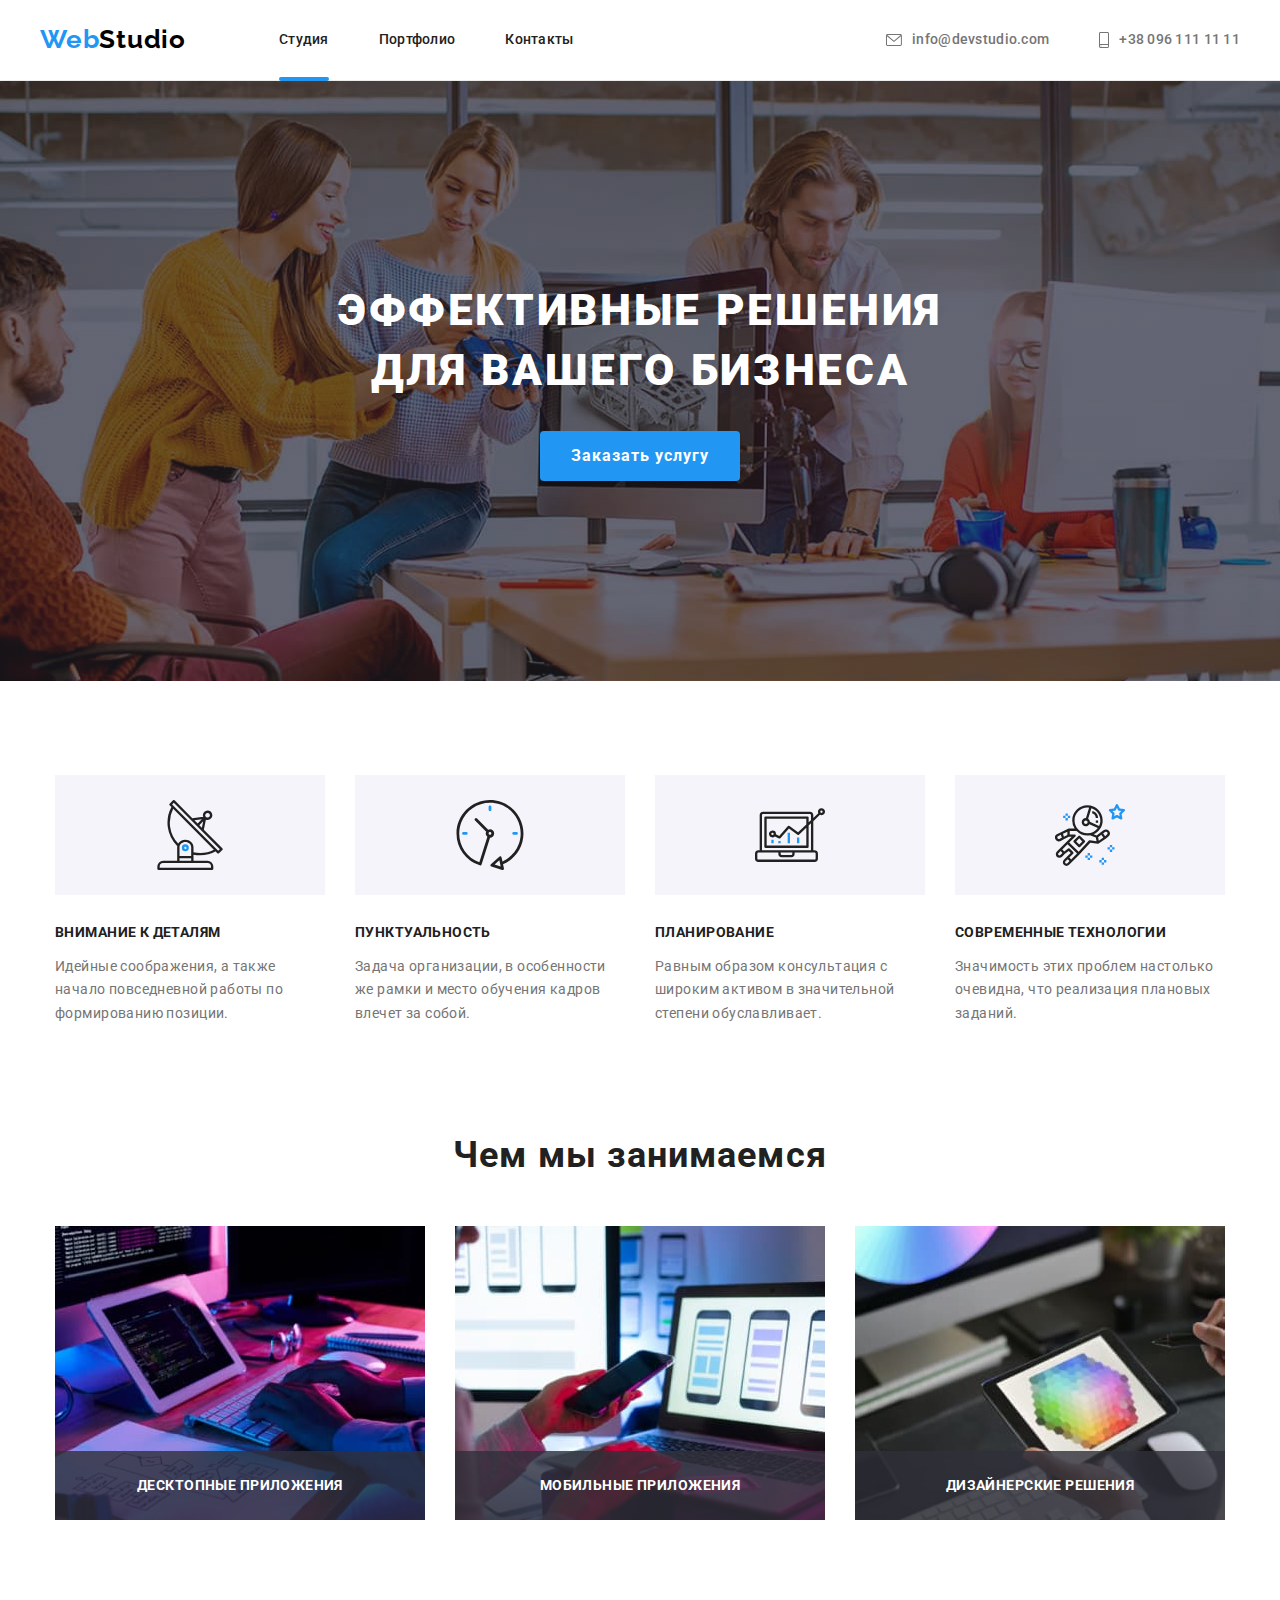
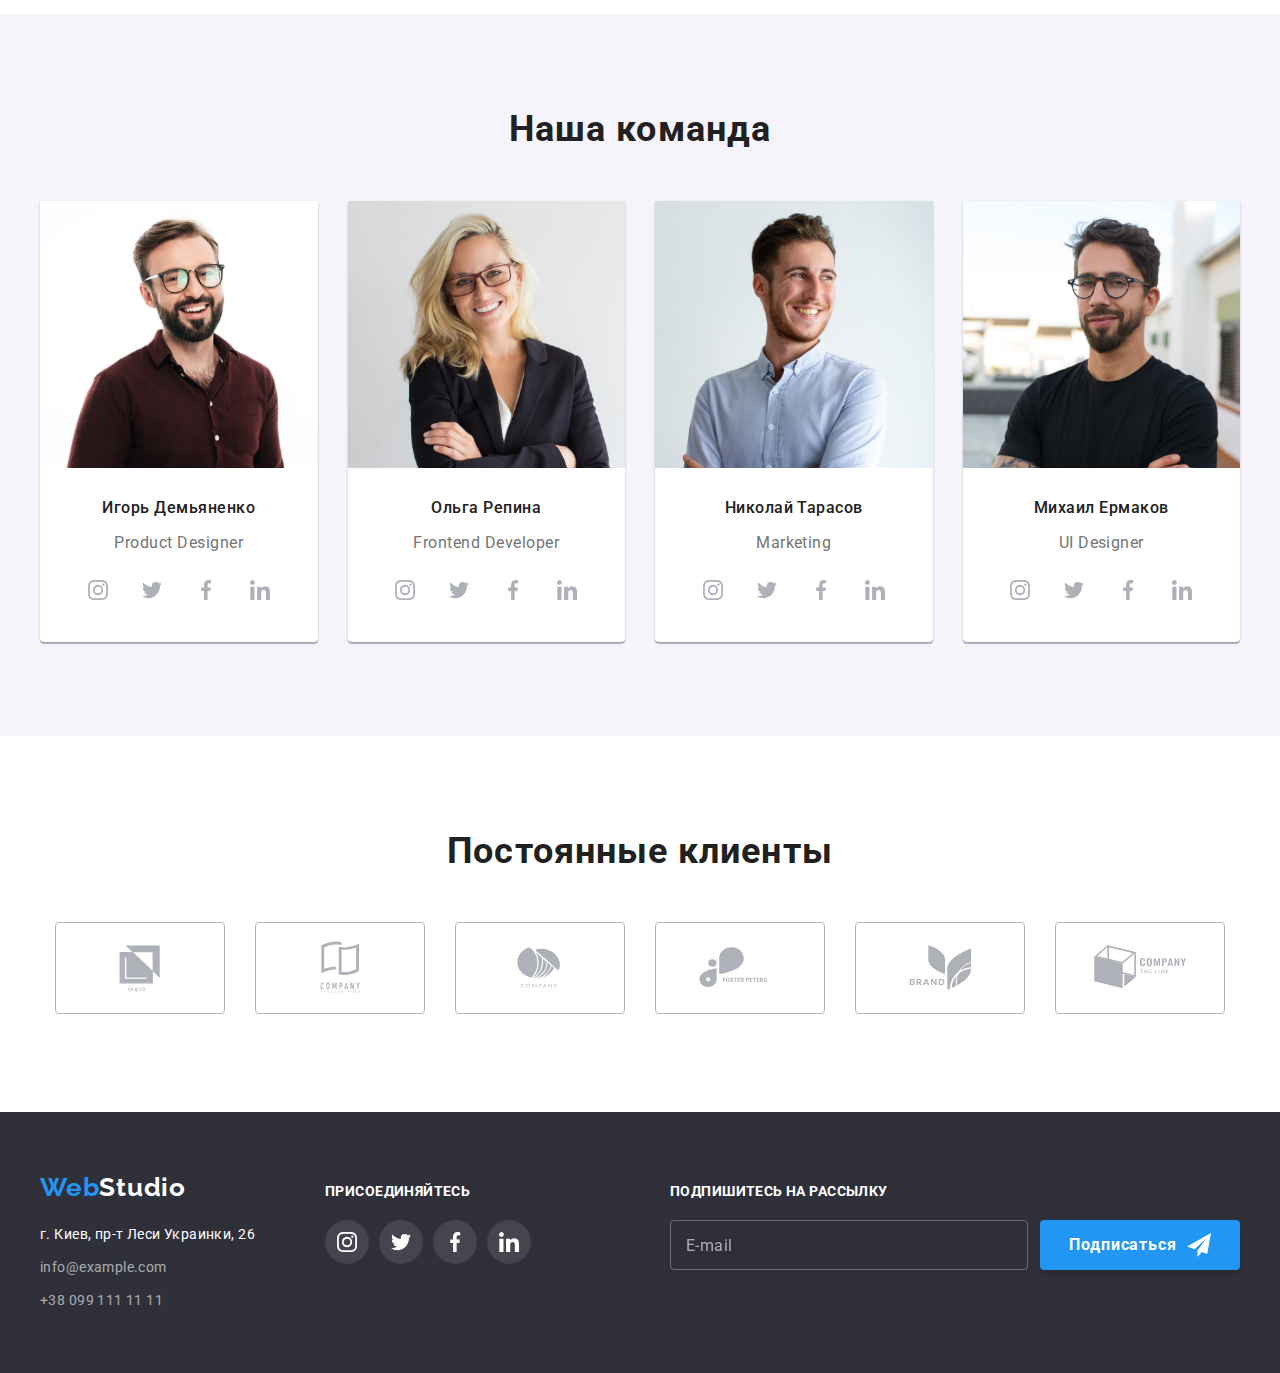
<file: index.html>
<!DOCTYPE html>
<html lang="ru">

<head>
    <meta charset="utf-8" />
    <meta name="description" content="Домашнее задание №2" />
    <title>Главная</title>
    <link rel="preconnect" href="https://fonts.googleapis.com">
    <link rel="preconnect" href="https://fonts.gstatic.com" crossorigin>
    <link
        href="https://fonts.googleapis.com/css2?family=Raleway:wght@700&family=Roboto:wght@400;500;700;900&display=swap"
        rel="stylesheet">
    <link rel="stylesheet"
        href="https://cdnjs.cloudflare.com/ajax/libs/modern-normalize/1.1.0/modern-normalize.min.css">
    <link rel="stylesheet" href="./css/styles.css">
</head>

<!-- ТЕЛО ДОКУМЕНТА -->

<body>

<!-- Модальное окно -->
    <div class="backdrop is-hidden" data-modal>
        <div class="modal is-hidden">
            <button class="close-modal" type="button" data-modal-close>
                <svg>
                    <use href="./images/icons.svg#close-modal"></use>
                </svg>
            </button>
            <p class="modal-title">Оставьте свои данные, мы вам перезвоним</p>
            <form class="js-speaker-form">

                <label class="modal-names">Имя
                <div class="modal-form-container">
                    <input class="modal-form" type="text" name="name">
                    <svg class="modal-icons" width="18" height="18">
                        <use href="./images/icons.svg#modal-icon-name"></use>
                    </svg>
                </div>
                </label>

                <label class="modal-names">Телефон
                <div class="modal-form-container">
                    <input class="modal-form" type="tel" name="phone">
                    <svg class="modal-icons" width="18" height="18">
                        <use href="./images/icons.svg#modal-icon-phone"></use>
                    </svg>
                </div>
                </label>

                <label class="modal-names">Почта
                <div class="modal-form-container">
                    <input class="modal-form" type="email" name="email">
                    <svg class="modal-icons" width="18" height="18">
                        <use href="./images/icons.svg#modal-icon-email"></use>
                    </svg>
                </div>
                </label>

                <label class="modal-names">Комментарий
                <div class="modal-form-container comments">
                    <textarea class="modal-form comments" rows="8" name="comment" placeholder="Введите текст"></textarea>
                </div>
                </label>

                <label class="modal-checkbox-form">
                    <input class="checkbox checkbox-text" type="checkbox" value="checkbox" name="checkbox">
                        <svg class="checkbox-icon" width="16" height="15">
                            <use href="./images/icons.svg#modal-icon-checkbox"></use>
                        </svg>
                    <span class="checkbox-text">Соглашаюсь с рассылкой и принимаю <a href="">Условия договора</a></span>
                </label>
            </form>
                        
            <div class="modal-submit-button-container">
                <button class="modal-submit-button" type="submit">Отправить</button>
            </div>
        </div>
    </div>

    <!-- ВЕРХУШКА ДОКУМЕНТА -->
    <header class="page-header">
        <!-- Навигационные ссылки -->
        <div class="container flexing-items">
            <nav class="header-navigation-container">
                <a class="logo-header" href="#" lang="en">Web<span>Studio</span></a>
                <ul class="header-links-list">
                    <li><a class="header-links active-page" href="./index.html">Студия</a></li>
                    <li><a class="header-links" href="./portfolio.html">Портфолио</a></li>
                    <li><a class="header-links" href="№">Контакты</a></li>
                </ul>
            </nav>

            <!-- Контакты в Хедере -->
            <ul class="header-kontakts-list">
                <li><a class="header-kontakts" href="#">
                    <svg class="icon-mail" width="16" height="12">
                        <use href="./images/icons.svg#icon-mail"></use>
                    </svg>
                    info@devstudio.com
                </a></li>
                <li><a class="header-kontakts" href="#">
                    <svg class="icon-phone" width="10" height="16">
                        <use href="./images/icons.svg#icon-phone"></use>
                    </svg>
                    +38 096 111 11 11
                </a></li>
            </ul>
        </div>
    </header>

    <!-- СРЕДИННАЯ ЧАСТЬ ДОКУМЕНТА -->
    <main>
        <!-- Секция "Заказать услугу" -->
        <section class="hero-section">
            <h1 class="heading-one">Эффективные решения <br>для вашего бизнеса</h1>
            <button class="order-service-button" type="button" data-modal-open>Заказать услугу</button>
        </section>

        <!-- Секция "Положительных характеристик -->
        <section class="characteristics section">
            <div class="container">
                <ul class="characteristics-list">
                    <li>
                        <div class="characteristics-icon">
                            <svg width="70" height="70">
                                <use href="./images/icons.svg#characteristic-01-antenna"></use>
                            </svg>
                        </div>
                        <h3>Внимание к деталям</h3>
                        <p>Идейные соображения, а также начало повседневной работы по формированию позиции.</p>
                    </li>
        
                    <li>
                        <div class="characteristics-icon">
                            <svg width="70" height="70">
                                <use href="./images/icons.svg#characteristic-02-clock"></use>
                            </svg>
                        </div>
                        <h3>Пунктуальность</h3>
                        <p>Задача организации, в особенности же рамки и место обучения кадров влечет за собой.</p>
                    </li>
        
                    <li>
                        <div class="characteristics-icon">
                            <svg width="70" height="70">
                                <use href="./images/icons.svg#characteristic-03-diagram"></use>
                            </svg>
                        </div>
                        <h3>Планирование</h3>
                        <p>Равным образом консультация с широким активом в значительной степени обуславливает.</p>
                    </li>
        
                    <li>
                        <div class="characteristics-icon">
                            <svg width="70" height="70">
                                <use href="./images/icons.svg#characteristic-04-astronaut"></use>
                            </svg>
                        </div>
                        <h3>Современные технологии</h3>
                        <p>Значимость этих проблем настолько очевидна, что реализация плановых заданий.</p>
                    </li>
                </ul>
            </div>
        </section>

        <!-- Секция "Чем мы занимаемся" -->
        <section class="what-we-do section">
            <div class="container">
                <h2 class="heading-two">Чем мы занимаемся</h2>
                <ul class="what-we-do-list container">
                    <li>
                        <img src="./images/box1.jpg" alt="Десктопные приложения" width="370">
                        <div class="what-we-do-description">
                            <p>Десктопные приложения</p>
                        </div>
                    </li>
                    <li>
                        <img src="./images/box2.jpg" alt="Мобильные приложения" width="370">
                        <div class="what-we-do-description">
                            <p>Мобильные приложения</p>
                        </div>
                    </li>
                    <li>
                        <img src="./images/box3.jpg" alt="Дизайнерские решения" width="370">
                        <div class="what-we-do-description">
                            <p>Дизайнерские решения</p>
                        </div>
                    </li>
                </ul>
            </div>
        </section>

        <!-- Секция "Наша команда" -->
        <section class="our-team section">
            <div class="container">
                <h2 class="heading-two">Наша команда</h2>
                <ul class="our-team-list">
                    <li class="our-team-items">
                        <img src="./images/team1.jpg" alt="Игорь Демьяненко" width="270">
                        <h3>Игорь Демьяненко</h3>
                        <p lang="en">Product Designer</p>
                        <ul class="social-network-list">
                            <li><a class="social-network-links" href="#">
                                <svg class="social-network-icons" width="44" height="44">
                                    <use href="./images/icons.svg#icon-social-instagram"></use>
                                </svg>
                            </a></li>
                            <li><a class="social-network-links" href="#">
                                <svg class="social-network-icons" width="44" height="44">
                                    <use href="./images/icons.svg#icon-social-twitter"></use>
                                </svg>
                            </a></li>
                            <li><a class="social-network-links" href="#">
                                <svg class="social-network-icons" width="44" height="44">
                                    <use href="./images/icons.svg#icon-social-facebook"></use>
                                </svg>
                            </a></li>
                            <li><a class="social-network-links" href="#">
                                <svg class="social-network-icons" width="44" height="44">
                                    <use href="./images/icons.svg#icon-social-in"></use>
                                </svg>
                            </a></li>
                        </ul>
                    </li>

                    <li class="our-team-items">
                        <img src="./images/team2.jpg" alt="Ольга Репина" width="270">
                        <h3>Ольга Репина</h3>
                        <p lang="en">Frontend Developer</p>
                        <ul class="social-network-list">
                            <li><a class="social-network-links" href="#">
                                <svg class="social-network-icons" width="44" height="44">
                                    <use href="./images/icons.svg#icon-social-instagram"></use>
                                </svg>
                            </a></li>
                            <li><a class="social-network-links" href="#">
                                <svg class="social-network-icons" width="44" height="44">
                                    <use href="./images/icons.svg#icon-social-twitter"></use>
                                </svg>
                            </a></li>
                            <li><a class="social-network-links" href="#">
                                <svg class="social-network-icons" width="44" height="44">
                                    <use href="./images/icons.svg#icon-social-facebook"></use>
                                </svg>
                            </a></li>
                            <li><a class="social-network-links" href="#">
                                <svg class="social-network-icons" width="44" height="44">
                                    <use href="./images/icons.svg#icon-social-in"></use>
                                </svg>
                            </a></li>
                        </ul>
                        </li>
                    </li>

                    <li class="our-team-items">
                        <img src="./images/team3.jpg" alt="Николай Тарасов" width="270">
                        <h3>Николай Тарасов</h3>
                        <p lang="en">Marketing</p>
                        <ul class="social-network-list">
                            <li><a class="social-network-links" href="#">
                                <svg class="social-network-icons" width="44" height="44">
                                    <use href="./images/icons.svg#icon-social-instagram"></use>
                                </svg>
                            </a></li>
                            <li><a class="social-network-links" href="#">
                                <svg class="social-network-icons" width="44" height="44">
                                    <use href="./images/icons.svg#icon-social-twitter"></use>
                                </svg>
                            </a></li>
                            <li><a class="social-network-links" href="#">
                                <svg class="social-network-icons" width="44" height="44">
                                    <use href="./images/icons.svg#icon-social-facebook"></use>
                                </svg>
                            </a></li>
                            <li><a class="social-network-links" href="#">
                                <svg class="social-network-icons" width="44" height="44">
                                    <use href="./images/icons.svg#icon-social-in"></use>
                                </svg>
                            </a></li>
                        </ul>
                        </li>

                    <li class="our-team-items">
                        <img src="./images/team4.jpg" alt="Михаил Ермаков" width="270">
                        <h3>Михаил Ермаков</h3>
                        <p lang="en">UI Designer</p>
                        <ul class="social-network-list">
                            <li><a class="social-network-links" href="#">
                                <svg class="social-network-icons" width="44" height="44">
                                    <use href="./images/icons.svg#icon-social-instagram"></use>
                                </svg>
                            </a></li>
                            <li><a class="social-network-links" href="#">
                                <svg class="social-network-icons" width="44" height="44">
                                    <use href="./images/icons.svg#icon-social-twitter"></use>
                                </svg>
                            </a></li>
                            <li><a class="social-network-links" href="#">
                                <svg class="social-network-icons" width="44" height="44">
                                    <use href="./images/icons.svg#icon-social-facebook"></use>
                                </svg>
                            </a></li>
                            <li><a class="social-network-links" href="#">
                                <svg class="social-network-icons" width="44" height="44">
                                    <use href="./images/icons.svg#icon-social-in"></use>
                                </svg>
                            </a></li>
                        </ul>
                        </li>
                </ul>
            </div>
        </section>

        <section class="regular-customers">
            <div class="container section">
                <h2 class="heading-two">Постоянные клиенты</h2>
                <ul>
                    <li><a href="#">
                        <svg class="regular-customers-icon" width="106" height="60">
                            <use href="./images/icons.svg#customers-01"></use>
                        </svg>
                    </a></li>
                    <li><a href="#">
                        <svg class="regular-customers-icon" width="106" height="60">
                            <use href="./images/icons.svg#customers-02"></use>
                        </svg>
                    </a></li>
                    <li><a href="#">
                        <svg class="regular-customers-icon" width="106" height="60">
                            <use href="./images/icons.svg#customers-03"></use>
                        </svg>
                    </a></li>
                    <li><a href="#">
                        <svg class="regular-customers-icon" width="106" height="60">
                            <use href="./images/icons.svg#customers-04"></use>
                        </svg>
                    </a></li>
                    <li><a href="#">
                        <svg class="regular-customers-icon" width="106" height="60">
                            <use href="./images/icons.svg#customers-05"></use>
                        </svg>
                    </a></li>
                    <li><a href="#">
                        <svg class="regular-customers-icon" width="106" height="60">
                            <use href="./images/icons.svg#customers-06"></use>
                        </svg>
                    </a></li>

                </ul>
            </div>
        </section>
    </main>

    <!-- НИЗУШКА ДОКУМЕНТА -->
    <footer class="page-footer">
        <div class="page-footer-list container">
            <div>
                <a class="logo-footer" href="#" lang="en">Web<span>Studio</span></a>
                <!-- Контакты в Футере -->
                <address>
                    <ul class="footer-address-list">
                        <li><a class="footer-location" href="#">г. Киев, пр-т Леси Украинки, 26</a></li>
                        <li><a class="footer-kontakts" href="#">info@example.com</a></li>
                        <li><a class="footer-kontakts" href="#">+38 099 111 11 11</a></li>
                    </ul>
                </address>
            </div>

            <section class="join">
                <h3 class="footer-heading">присоединяйтесь</h3>
                <ul class="social-network-list">
                    <li><a class="join-social-network-links" href="#">
                            <svg class="social-network-icons" width="44" height="44">
                                <use href="./images/icons.svg#icon-social-instagram"></use>
                            </svg>
                        </a></li>
                    <li><a class="join-social-network-links" href="#">
                            <svg class="social-network-icons" width="44" height="44">
                                <use href="./images/icons.svg#icon-social-twitter"></use>
                            </svg>
                        </a></li>
                    <li><a class="join-social-network-links" href="#">
                            <svg class="social-network-icons" width="44" height="44">
                                <use href="./images/icons.svg#icon-social-facebook"></use>
                            </svg>
                        </a></li>
                    <li><a class="join-social-network-links" href="#">
                            <svg class="social-network-icons" width="44" height="44">
                                <use href="./images/icons.svg#icon-social-in"></use>
                            </svg>
                        </a>
                    </li>
                </ul>
            </section>

            <section class="footer-subscribe-section">
                <h3 class="footer-heading">Подпишитесь на рассылку</h3>
                <div class="footer-subscribe">
                    <input class="footer-subscribe-input" name="feedback" placeholder="E-mail"></input>
   
                    <button class="footer-subscribe-button" type="submit">Подписаться
                        <svg class="footer-subscribe-icon" width="24" height="24">
                            <use href="./images/icons.svg#icon-send"></use>
                        </svg>
                    </button>
                </div>
                
            </section>
        </div>
    </footer>
    <script src="./js/modal.js"></script>
    <script>
        (() => {
        document
            .querySelector('.js-speaker-form')
            .addEventListener('submit', e => {
                e.preventDefault();

                new FormData(e.currentTarget).forEach((value, name) =>
                    console.log(`${name}: ${value}`),
                );
            });
        })();
    </script>
</body>

</html>
</file>
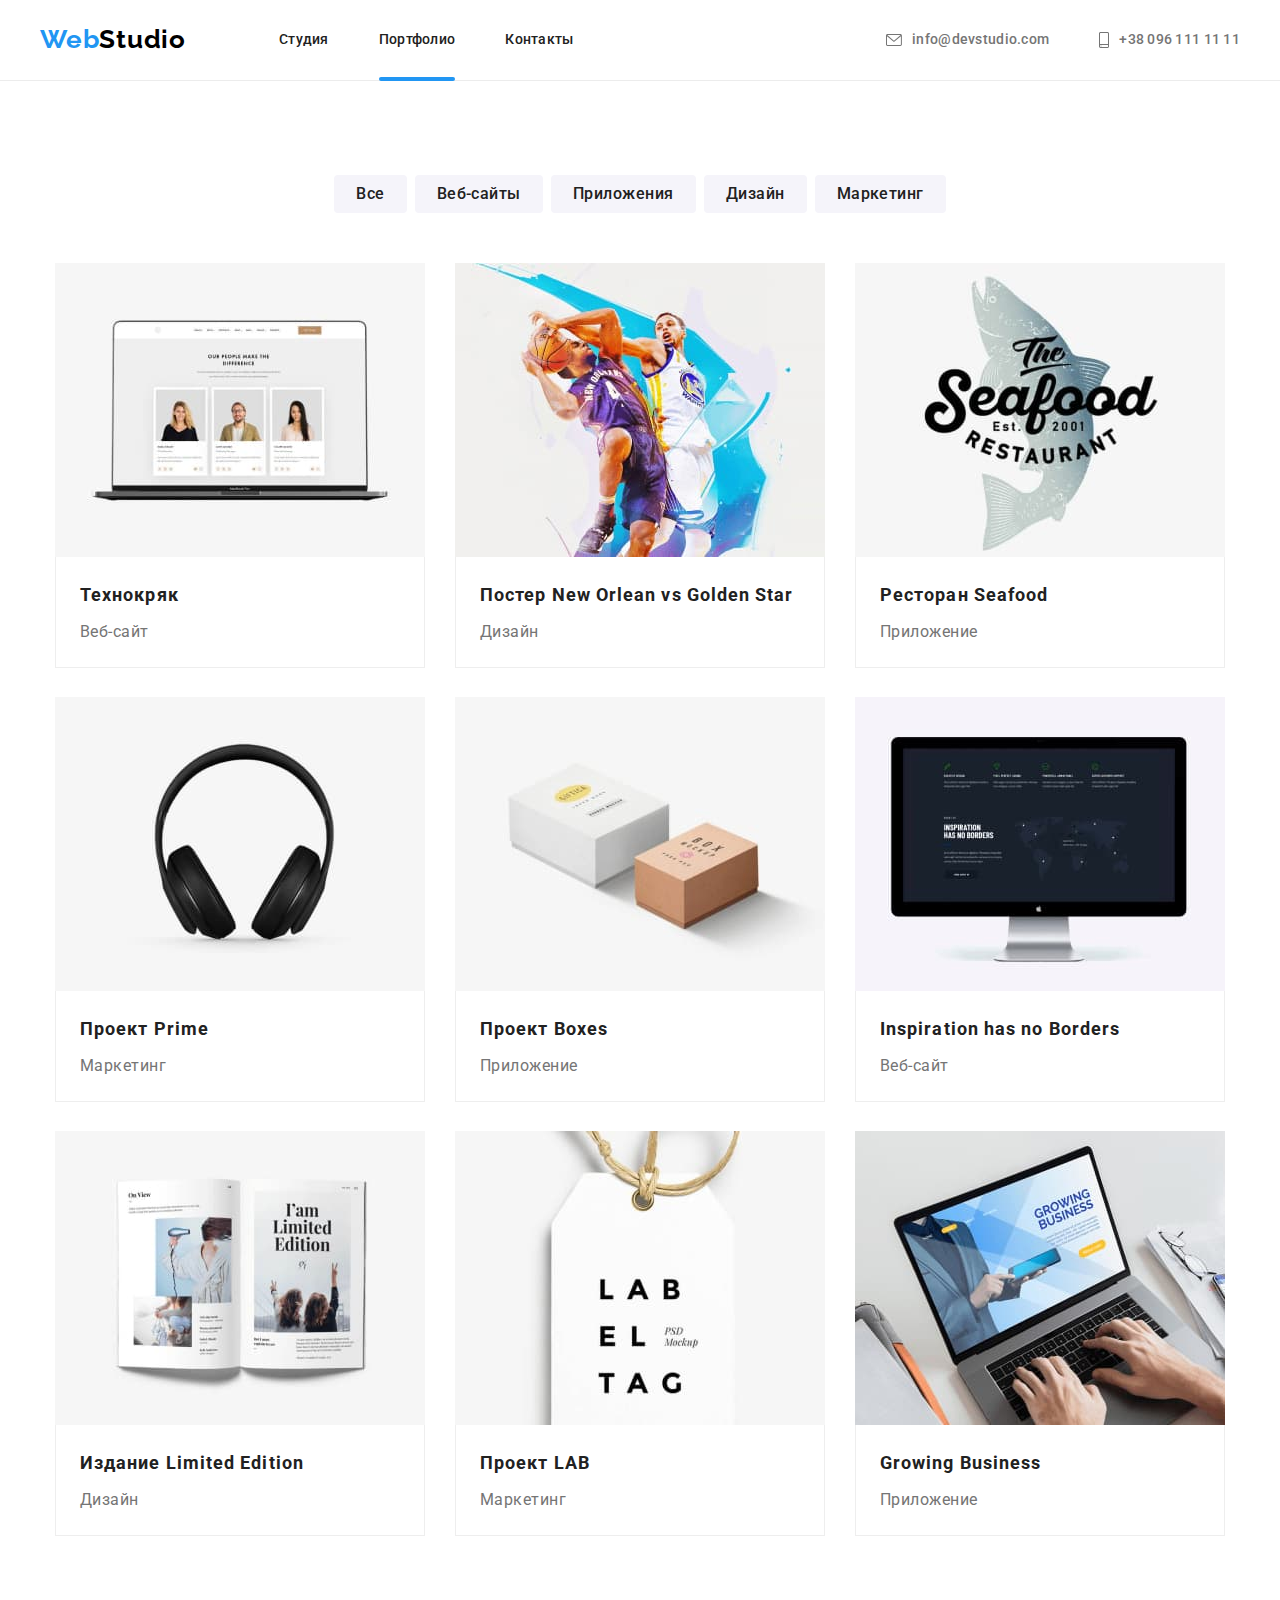
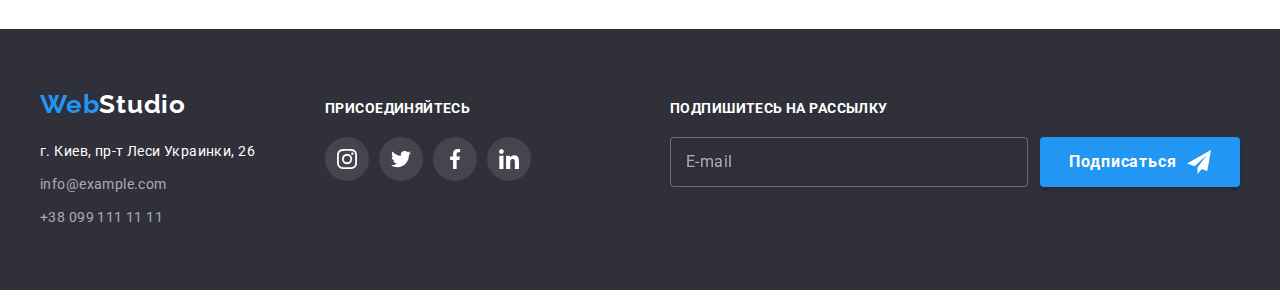
<file: portfolio.html>
<!DOCTYPE html>
<html lang="ru">

<head>
    <meta charset="utf-8" />
    <meta name="description" content="Домашнее задание №2" />
    <title>Портфолио</title>
    <link rel="preconnect" href="https://fonts.googleapis.com">
    <link rel="preconnect" href="https://fonts.gstatic.com" crossorigin>
    <link
        href="https://fonts.googleapis.com/css2?family=Raleway:wght@700&family=Roboto:wght@400;500;700;900&display=swap"
        rel="stylesheet">
    <link rel="stylesheet"
        href="https://cdnjs.cloudflare.com/ajax/libs/modern-normalize/1.1.0/modern-normalize.min.css">
    <link rel="stylesheet" href="./css/styles.css">
</head>

<!-- ТЕЛО ДОКУМЕНТА -->

<body>
    <!-- ВЕРХУШКА ДОКУМЕНТА -->
    <header class="page-header">
        <!-- Навигационные ссылки -->
        <div class="container flexing-items">
            <nav class="header-navigation-container">
                <a class="logo-header" href="#" lang="en">Web<span>Studio</span></a>
                <ul class="header-links-list">
                    <li><a class="header-links" href="./index.html">Студия</a></li>
                    <li><a class="header-links active-page" href="./portfolio.html">Портфолио</a></li>
                    <li><a class="header-links" href="№">Контакты</a></li>
                </ul>
            </nav>
    
            <!-- Контакты в Хедере -->
            <ul class="header-kontakts-list">
                <li><a class="header-kontakts" href="#">
                    <svg class="icon-mail" width="16" height="12">
                        <use href="./images/icons.svg#icon-mail"></use>
                    </svg>
                    info@devstudio.com
                </a></li>
                <li><a class="header-kontakts" href="#">
                    <svg class="icon-phone" width="10" height="16">
                        <use href="./images/icons.svg#icon-phone"></use>
                    </svg>
                    +38 096 111 11 11
                </a></li>
            </ul>
        </div>
    </header>

    <!-- СРЕДИННАЯ ЧАСТЬ ДОКУМЕНТА -->
    <main class="portfolio">

        <!-- Фильтр-Кнопки -->
        <section class="section">
            <div class="container">
                <h4 class="invisible-heading">фильтр-кнопки</h4>
                <ul class="filter-buttons-list">
                    <li class="filter-buttons-items"><button class="filter-buttons" type="button">Все</button></li>
                    <li class="filter-buttons-items"><button class="filter-buttons" type="button">Веб-сайты</button></li>
                    <li class="filter-buttons-items"><button class="filter-buttons" type="button">Приложения</button></li>
                    <li class="filter-buttons-items"><button class="filter-buttons" type="button">Дизайн</button></li>
                    <li class="filter-buttons-items"><button class="filter-buttons" type="button">Маркетинг</button></li>
                </ul>
            </div>

            <!-- Изображения Портфолио -->
            <div class="portfolio-list-container">
                <ul class="portfolio-list">
                    <li class="portfolio-items">
                        <a href="#">
                            <div class="portfolio-relative">
                                <img src="./images/portf-01.jpg" alt="Технокряк" width="370">
                                <div class="portfolio-items-overlay">
                                    <p class="portfolio-items-overlay-text">
                                    Технокряк это современная площадка распространения коронавируса. Компании
                                    используют эту платформу для цифрового шпионажа и атак на защищённые сервера конкурентов.</p>
                                </div>
                            </div>
                            <div class="portfolio-items-border">
                                <h3>Технокряк</h3>
                                <p class="portfolio-items-description">Веб-сайт</p>
                            </div>
                        </a>
                    </li>

                    <li class="portfolio-items">
                        <a href="#">
                            <div class="portfolio-relative">
                                <img src="./images/portf-02.jpg" alt="Постер New Orlean vs Golden Star" width="370">
                                <div class="portfolio-items-overlay">
                                    <p class="portfolio-items-overlay-text">
                                    Технокряк это современная площадка распространения коронавируса. Компании
                                    используют эту платформу для цифрового шпионажа и атак на защищённые сервера конкурентов.</p>
                                </div>
                            </div>
                            <div class="portfolio-items-border">
                                <h3>Постер New Orlean vs Golden Star</h3>
                                <p class="portfolio-items-description">Дизайн</p>
                            </div>
                        </a>
                    </li>

                    <li class="portfolio-items">
                        <a href="#">
                            <div class="portfolio-relative">
                                <img src="./images/portf-03.jpg" alt="Ресторан Seafood" width="370">
                                <div class="portfolio-items-overlay">
                                    <p class="portfolio-items-overlay-text">
                                        Технокряк это современная площадка распространения коронавируса. Компании
                                        используют эту платформу для цифрового шпионажа и атак на защищённые сервера конкурентов.</p>
                                </div>
                            </div>
                            <div class="portfolio-items-border">
                                <h3>Ресторан Seafood</h3>
                                <p class="portfolio-items-description">Приложение</p>
                            </div>
                        </a>
                    </li>

                    <li class="portfolio-items">
                        <a href="#">
                            <div class="portfolio-relative">
                                <img src="./images/portf-04.jpg" alt="Проект Prime" width="370">
                                <div class="portfolio-items-overlay">
                                    <p class="portfolio-items-overlay-text">
                                        Технокряк это современная площадка распространения коронавируса. Компании
                                        используют эту платформу для цифрового шпионажа и атак на защищённые сервера конкурентов.</p>
                                </div>
                            </div>
                            <div class="portfolio-items-border">
                                <h3>Проект Prime</h3>
                                <p class="portfolio-items-description">Маркетинг</p>
                            </div>
                        </a>
                    </li>

                    <li class="portfolio-items">
                        <a href="#">
                            <div class="portfolio-relative">
                                <img src="./images/portf-05.jpg" alt="Проект Boxes" width="370">
                                <div class="portfolio-items-overlay">
                                    <p class="portfolio-items-overlay-text">
                                        Технокряк это современная площадка распространения коронавируса. Компании
                                        используют эту платформу для цифрового шпионажа и атак на защищённые сервера конкурентов.</p>
                                </div>
                            </div>
                            <div class="portfolio-items-border">
                                <h3>Проект Boxes</h3>
                                <p class="portfolio-items-description">Приложение</p>
                            </div>
                        </a>
                    </li>

                    <li class="portfolio-items">
                        <a href="#">
                            <div class="portfolio-relative">
                                <img src="./images/portf-06.jpg" alt="Inspiration has no Borders" width="370">
                                <div class="portfolio-items-overlay">
                                    <p class="portfolio-items-overlay-text">
                                        Технокряк это современная площадка распространения коронавируса. Компании
                                        используют эту платформу для цифрового шпионажа и атак на защищённые сервера конкурентов.</p>
                                </div>
                            </div>
                            <div class="portfolio-items-border">
                                <h3>Inspiration has no Borders</h3>
                                <p class="portfolio-items-description">Веб-сайт</p>
                            </div>
                        </a>
                    </li>

                    <li class="portfolio-items">
                        <a href="#">
                            <div class="portfolio-relative">
                                <img src="./images/portf-07.jpg" alt="Издание Limited Edition" width="370">
                                <div class="portfolio-items-overlay">
                                    <p class="portfolio-items-overlay-text">
                                        Технокряк это современная площадка распространения коронавируса. Компании
                                        используют эту платформу для цифрового шпионажа и атак на защищённые сервера конкурентов.</p>
                                </div>
                            </div>
                            <div class="portfolio-items-border">
                                <h3>Издание Limited Edition</h3>
                                <p class="portfolio-items-description">Дизайн</p>
                            </div>
                        </a>
                    </li>

                    <li class="portfolio-items">
                        <a href="#">
                            <div class="portfolio-relative">
                                <img src="./images/portf-08.jpg" alt="Проект LAB" width="370">
                                <div class="portfolio-items-overlay">
                                    <p class="portfolio-items-overlay-text">
                                        Технокряк это современная площадка распространения коронавируса. Компании
                                        используют эту платформу для цифрового шпионажа и атак на защищённые сервера конкурентов.</p>
                                </div>
                            </div>
                            <div class="portfolio-items-border">
                                <h3>Проект LAB</h3>
                                <p class="portfolio-items-description">Маркетинг</p>
                            </div>
                        </a>
                    </li>

                    <li class="portfolio-items">
                        <a href="#">
                            <div class="portfolio-relative">
                                <img src="./images/portf-09.jpg" alt="Growing Business" width="370">
                                <div class="portfolio-items-overlay">
                                    <p class="portfolio-items-overlay-text">
                                        Технокряк это современная площадка распространения коронавируса. Компании
                                        используют эту платформу для цифрового шпионажа и атак на защищённые сервера конкурентов.</p>
                                </div>
                            </div>
                            <div class="portfolio-items-border">
                                <h3>Growing Business</h3>
                                <p class="portfolio-items-description">Приложение</p>
                            </div>
                        </a>
                    </li>
                </ul>
            </div>
        </section>

    </main>

    <!-- НИЗУШКА ДОКУМЕНТА -->
    <footer class="page-footer">
        <div class="page-footer-list container">
            <div>
                <a class="logo-footer" href="#" lang="en">Web<span>Studio</span></a>
                <!-- Контакты в Футере -->
                <address>
                    <ul class="footer-address-list">
                        <li><a class="footer-location" href="#">г. Киев, пр-т Леси Украинки, 26</a></li>
                        <li><a class="footer-kontakts" href="#">info@example.com</a></li>
                        <li><a class="footer-kontakts" href="#">+38 099 111 11 11</a></li>
                    </ul>
                </address>
            </div>
    
            <section class="join">
                <h3 class="footer-heading">присоединяйтесь</h3>
                <ul class="social-network-list">
                    <li><a class="join-social-network-links" href="#">
                            <svg class="social-network-icons" width="44" height="44">
                                <use href="./images/icons.svg#icon-social-instagram"></use>
                            </svg>
                        </a></li>
                    <li><a class="join-social-network-links" href="#">
                            <svg class="social-network-icons" width="44" height="44">
                                <use href="./images/icons.svg#icon-social-twitter"></use>
                            </svg>
                        </a></li>
                    <li><a class="join-social-network-links" href="#">
                            <svg class="social-network-icons" width="44" height="44">
                                <use href="./images/icons.svg#icon-social-facebook"></use>
                            </svg>
                        </a></li>
                    <li><a class="join-social-network-links" href="#">
                            <svg class="social-network-icons" width="44" height="44">
                                <use href="./images/icons.svg#icon-social-in"></use>
                            </svg>
                        </a>
                    </li>
                </ul>
            </section>
    
            <section class="footer-subscribe-section">
                <h3 class="footer-heading">Подпишитесь на рассылку</h3>
                <div class="footer-subscribe">
                    <input class="footer-subscribe-input" name="feedback" placeholder="E-mail"></input>
    
                    <button class="footer-subscribe-button" type="submit">Подписаться
                        <svg class="footer-subscribe-icon" width="24" height="24">
                            <use href="./images/icons.svg#icon-send"></use>
                        </svg>
                    </button>
                </div>
    
            </section>
        </div>
    </footer>

    <script>
        (() => {
            document
                .querySelector('.js-speaker-form')
                .addEventListener('submit', e => {
                    e.preventDefault();

                    new FormData(e.currentTarget).forEach((value, name) =>
                        console.log(`${name}: ${value}`),
                    );
                });
        })();
    </script>
</body>

</html>
</file>
<file: css/styles.css>
body {
  background-color: var(--bg-color-main);
  font-family: "Roboto", sans-serif;
  color: var(--text-color-second);
  margin: 0px;
}

img {
  display: block;
  width: 100%;
  height: auto;
}

.container {
  width: 1200px;
  margin-left: auto;
  margin-right: auto;
}

.section {
  padding-top: 94px;
  padding-bottom: 94px;
}

.flexing-items {
  display: flex;
}

:root {
  /* Хроматические Цвета */
  --chromatic-color: #2196f3;
  --chromatic-color-hover: #188ce8;

  /* Цвета логотипов в Хедере и Футере */
  --logo-header: #000000;
  --logo-footer: #ffffff;

  /* Цвета теней и границ */
  --close-modal-border: rgba(0, 0, 0, 0.1);
  --button-shadow: rgba(0%, 0%, 0%, 15%);
  --filter-buttons-shadow: 0px 3px 1px rgba(0, 0, 0, 0.1),
    0px 1px 2px rgba(0, 0, 0, 0.08), 0px 2px 2px rgba(0, 0, 0, 0.12);
  --header-border-color: #ececec;
  --portfolio-border-color: #eeeeee;
  --portfolio-items-shadow: 0px 1px 1px rgba(0, 0, 0, 0.12),
    0px 4px 4px rgba(0, 0, 0, 0.06), 1px 4px 6px rgba(0, 0, 0, 0.16);
  --modal-input-border: 1px solid rgba(33, 33, 33, 0.2);
  --submit-button-shadow: 0px 4px 4px rgba(0, 0, 0, 0.15);
  --footer-subscribe-input-border: 1px solid rgba(255, 255, 255, 0.3);
  --footer-subscribe-input-border-hover: 1px solid var(--chromatic-color);

  /* Цвета ФОНОВ и ТЕКСТА */
  --invisible: rgba(0%, 0%, 0%, 0%);
  --icons-color: #afb1b8;
  --heading-color: #212121;
  --footer-kontakts-color: rgba(100%, 100%, 100%, 60%);
  --comments-textarea-color: rgba(117, 117, 117, 0.5);
  --footer-subscribe-textarea-color: rgba(255, 255, 255, 0.6);
  --bg-backdrop: rgba(0, 0, 0, 0.2);
  --modal-shadow: 0px 1px 3px rgba(0, 0, 0, 0.12),
    0px 1px 1px rgba(0, 0, 0, 0.14), 0px 2px 1px rgba(0, 0, 0, 0.2);
  --bg-what-we-do-description: rgba(47, 48, 58, 0.8);
  --bg-portfolio-items-overlay: rgba(33, 150, 243, 0.9);
  --bg-join-icons: rgba(100%, 100%, 100%, 10%);
  --bg-color-first: #ffffff;
  --bg-color-second: #f5f4fa;
  --bg-color-third: #2f303a;
  --bg-color-hero: rgba(47, 48, 58, 0.4);
  --bg-color-main: #e5e5e5;
  --text-color-first: #212121;
  --text-color-second: #757575;
  --text-color-third: #ffffff;

  /* Переход */
  --timing-function: cubic-bezier(0.4, 0, 0.2, 1);
}

/* Устранение лишнего */

a {
  font-family: "Roboto", sans-serif;
  text-decoration: none;
}

li {
  list-style-type: none;
}

ul {
  margin: 0px;
  padding-left: 0px;
}

.invisible-heading {
  position: absolute;
  width: 1px;
  height: 1px;
  margin: -1px;
  border: 0;
  padding: 0;
  clip: rect(0 0 0 0);
  overflow: hidden;
}

/* ХЕДЕР */

.page-header {
  display: flex;
  align-items: center;
  background-color: var(--bg-color-first);
  border-bottom: 1px solid var(--header-border-color);
}

.header-navigation-container {
  display: flex;
  align-items: center;
  padding: 0px 0px;
}

/* логотип (в хедере) */

.logo-header {
  font-family: "Raleway", sans-serif;
  color: var(--chromatic-color);
  font-size: 26px;
  font-weight: 700;
  line-height: 1.19;
  letter-spacing: 0.03em;
  padding: 24px 0px 25px;
}

.logo-header span {
  color: var(--logo-header);
}

/* ссылки (в хедере) */

.header-links-list {
  display: flex;
  align-items: center;
  margin-left: 93px;
  height: 100%;
}

.header-links-list li {
  display: flex;
  align-items: center;
  margin-right: 50px;
  height: 100%;
}

.header-links-list li:last-child {
  margin-right: 0px;
}

.header-links {
  color: var(--heading-color);
  font-size: 14px;
  font-weight: 500;
  line-height: 1.14;
  letter-spacing: 0.02em;
  transition: color 250ms var(--timing-function);
}

.header-links:hover,
.header-links:focus {
  color: var(--chromatic-color);
}

.header-kontakts-list {
  display: inline-flex;
  align-items: center;
  margin-left: auto;
}

.header-kontakts-list li {
  display: flex;
  margin-right: 50px;
}

.header-kontakts-list li:last-child {
  margin-right: 0px;
}

.header-kontakts {
  display: flex;
  align-items: center;
  color: var(--text-color-second);
  font-size: 14px;
  font-weight: 500;
  line-height: 1.14;
  letter-spacing: 0.02em;
  transition: color 250ms var(--timing-function);
}

.header-kontakts:hover,
.header-kontakts:focus {
  color: var(--chromatic-color);
}

.icon-mail {
  display: flex;
  fill: currentColor;
  min-width: 16px;
  min-height: 12px;
  margin-right: 10px;
}

.icon-phone {
  display: flex;
  fill: currentColor;
  min-width: 10px;
  min-height: 16px;
  margin-right: 10px;
}

/* Активная страница */

.active-page {
  position: relative;
  display: flex;
  align-items: center;
  height: 100%;
}

.active-page::after {
  position: absolute;
  left: 0;
  bottom: -1px;
  display: flex;
  content: "";
  width: 100%;
  height: 4px;
  background-color: var(--chromatic-color);
  border-radius: 2px;
}

/* ФУТЕР */

.page-footer {
  display: flex;
  background-color: var(--bg-color-third);
  align-items: center;
  padding: 60px 0px;
}

.page-footer-list {
  display: flex;
  align-items: baseline;
}

.footer-address-list {
  margin-top: 20px;
}

.footer-address-list li {
  margin-bottom: 9px;
}

.footer-address-list li:last-child {
  margin-bottom: 0px;
}

/* логотип (в футере) */

.logo-footer {
  font-family: "Raleway", sans-serif;
  color: var(--chromatic-color);
  font-size: 26px;
  font-weight: 700;
  line-height: 1.19;
  letter-spacing: 0.03em;
}

.logo-footer span {
  color: var(--logo-footer);
}

/* ссылки (в футере) */

.footer-location {
  color: var(--text-color-third);
  font-size: 14px;
  font-weight: 400;
  font-style: normal;
  line-height: 1.71;
  letter-spacing: 0.03em;
}

.footer-kontakts {
  color: var(--footer-kontakts-color);
  font-size: 14px;
  font-weight: 400;
  font-style: normal;
  line-height: 1.71;
  letter-spacing: 0.03em;
  transition: color 250ms var(--timing-function);
}

.footer-kontakts:hover,
.footer-kontakts:focus {
  color: var(--text-color-third);
}

/* социальные сети в футере */

.join {
  display: inline;
  margin-left: 70px;
}

.footer-heading {
  color: var(--text-color-third);
  font-style: normal;
  font-weight: 700;
  font-size: 14px;
  line-height: 1.14;
  letter-spacing: 0.03em;
  text-transform: uppercase;
  margin: 0px 0px 20px 0px;
}

/* секция подписки в Футере */

.footer-subscribe-section {
  display: block;
  margin-left: auto;
}

.footer-subscribe {
  display: flex;
}

.footer-subscribe-input {
  display: flex;
  border: var(--footer-subscribe-input-border);
  box-sizing: border-box;
  filter: drop-shadow(var(--submit-button-shadow));
  border-radius: 4px;
  background-color: inherit;
  width: 358px;
  height: 50px;
  padding: 15px;
  transition: border 250ms var(--timing-function);

  color: var(--text-color-third);
  font-family: Roboto;
  font-style: normal;
  font-weight: 400;
  font-size: 16px;
  line-height: 1.25;
  letter-spacing: 0.03em;
}

.footer-subscribe-input::placeholder {
  color: var(--footer-subscribe-textarea-color);
  font-family: Roboto;
  font-style: normal;
  font-weight: 400;
  font-size: 16px;
  line-height: 1.25;
  letter-spacing: 0.03em;
}

.footer-subscribe-button {
  display: flex;
  align-items: center;
  text-align: center;
  justify-content: center;
  width: 200px;
  height: 50px;
  font-family: Roboto;
  color: var(--text-color-third);
  font-style: normal;
  font-weight: 700;
  font-size: 16px;
  line-height: 1.87;
  letter-spacing: 0.06em;
  background-color: var(--chromatic-color);
  box-shadow: var(--submit-button-shadow);
  border-radius: 4px;
  margin-left: 12px;
  padding: 0px;
  border: none;
  transition: background-color 250ms var(--timing-function);
  cursor: pointer;
}

.footer-subscribe-button:hover,
.footer-subscribe-button:focus {
  background-color: var(--chromatic-color-hover);
}

.footer-subscribe-icon {
  fill: currentColor;
  margin-left: 10px;
}

/* Иконки Социальных Сетей */

.social-network-list {
  display: flex;
  justify-content: center;
}

.social-network-list li {
  margin-right: 10px;
  cursor: pointer;
}

.social-network-list li:last-child {
  margin-right: 0px;
}

.social-network-icons {
  fill: currentColor;
}

.social-network-links {
  display: flex;
  color: var(--icons-color);
  background-color: var(--bg-color-first);
  border-radius: 50%;
  width: 44px;
  height: 44px;
  transition: color 250ms var(--timing-function),
    background-color 250ms var(--timing-function);
}

.social-network-links:hover,
.social-network-links:focus {
  color: var(--text-color-third);
  background-color: var(--chromatic-color);
}

.join-social-network-links {
  display: flex;
  color: var(--text-color-third);
  background-color: var(--bg-join-icons);
  border-radius: 50%;
  width: 44px;
  height: 44px;
  transition: color 250ms var(--timing-function),
    background-color 250ms var(--timing-function);
}

.join-social-network-links:hover,
.join-social-network-links:focus {
  color: var(--text-color-third);
  background-color: var(--chromatic-color);
}

/* ГЛАВНАЯ */

/* Заголовки уровней 1 и 2 */

.heading-one {
  color: var(--text-color-third);
  font-size: 44px;
  font-weight: 900;
  line-height: 1.36;
  letter-spacing: 0.06em;
  text-transform: uppercase;
  text-align: center;
  margin-top: 0px;
  margin-bottom: 30px;
}

.heading-two {
  color: var(--heading-color);
  font-weight: 700;
  font-size: 36px;
  line-height: 1.17;
  letter-spacing: 0.03em;
  text-align: center;
  margin-top: 0px;
  margin-bottom: 50px;
}

/* Секция "Героя" */

.hero-section {
  background-image: linear-gradient(
      to right,
      var(--bg-color-hero),
      var(--bg-color-hero)
    ),
    url("../images/bg-hero.jpg");
  background-position: center;
  background-size: cover;
  background-repeat: no-repeat;
  background-color: var(--bg-color-third);
  padding-top: 200px;
  padding-bottom: 200px;
  text-align: center;
}

.order-service-button {
  background-color: var(--chromatic-color);
  width: 200px;
  height: 50px;
  box-shadow: 0px 4px 4px var(--button-shadow);
  border-radius: 4px;
  border: none;
  color: var(--text-color-third);
  font-style: normal;
  font-weight: 700;
  font-size: 16px;
  line-height: 1.87;
  text-align: center;
  letter-spacing: 0.06em;
  cursor: pointer;
  transition: background-color 250ms var(--timing-function);
}

.order-service-button:hover,
.order-service-button:focus {
  background-color: var(--chromatic-color-hover);
}

/* Секция Положительных Характеристик */

.characteristics {
  background-color: var(--bg-color-first);
}

.characteristics.section {
  padding-bottom: 0px;
}

.characteristics-list {
  display: flex;
  justify-content: center;
}

.characteristics-list li {
  width: 270px;
  margin-right: 30px;
}

.characteristics-list li:last-child {
  margin-right: 0px;
}

.characteristics-list h3 {
  color: var(--heading-color);
  font-size: 14px;
  font-weight: 700;
  line-height: 1.14;
  letter-spacing: 0.03em;
  text-transform: uppercase;
  margin: 0px;
}

.characteristics-list p {
  font-size: 14px;
  line-height: 1.71;
  letter-spacing: 0.03em;
}

.characteristics-icon {
  display: flex;
  align-items: center;
  justify-content: center;
  background-color: var(--bg-color-second);
  width: 270px;
  height: 120px;
  margin-bottom: 30px;
}

/* Секция "ЧЕМ МЫ ЗАНИМАЕМСЯ" */

.what-we-do {
  background-color: var(--bg-color-first);
}

.what-we-do-list {
  display: flex;
  justify-content: center;
}

.what-we-do-list li {
  position: relative;
  justify-content: center;
  margin-right: 30px;
}

.what-we-do-list li:last-child {
  margin-right: 0px;
}

.what-we-do-description {
  display: block;
  position: absolute;
  padding: 27px;
  background-color: var(--bg-what-we-do-description);
  bottom: 0px;
  width: 100%;
}

.what-we-do-description p {
  display: block;
  color: var(--text-color-third);
  font-weight: 700;
  font-size: 14px;
  line-height: 1.14;
  letter-spacing: 0.03em;
  text-transform: uppercase;
  text-align: center;
  margin: 0px;
}

/* Секция "Наша Команда" */

.our-team {
  background-color: var(--bg-color-second);
  letter-spacing: 0.03em;
}

.our-team-list {
  display: flex;
  justify-content: center;
}

.our-team-items {
  background-color: var(--bg-color-first);
  box-shadow: 0px 1px 3px rgba(0, 0, 0, 0.12), 0px 1px 1px rgba(0, 0, 0, 0.14),
    0px 2px 1px rgba(0, 0, 0, 0.2);
  border-radius: 0px 0px 4px 4px;
  margin-right: 30px;
  padding-bottom: 30px;
}

.our-team-items:last-child {
  margin-right: 0px;
}

.our-team h3 {
  color: var(--heading-color);
  font-weight: 500;
  font-size: 16px;
  line-height: 1.19;
  text-align: center;
  margin: 30px 0px 10px 0px;
}

.our-team p {
  font-size: 16px;
  line-height: 1.19;
  text-align: center;
}

/* Секция "Постоянные Клиенты" */

.regular-customers {
  background-color: var(--bg-color-first);
}

.regular-customers ul {
  display: flex;
  justify-content: center;
  margin: 0px;
}

.regular-customers li {
  display: inline-block;
  justify-content: center;
  cursor: pointer;
  margin-right: 30px;
}

.regular-customers li:last-child {
  margin-right: 0px;
}

.regular-customers a {
  color: var(--icons-color);
  transition: color 250ms var(--timing-function);
}

.regular-customers a:hover,
.regular-customers a:focus {
  color: var(--chromatic-color);
}

.regular-customers-icon {
  fill: currentColor;
  width: 170px;
  height: 92px;
  border: 1px solid currentColor;
  box-sizing: border-box;
  border-radius: 4px;
}

/* ПОРТФОЛИО */

.portfolio {
  background-color: var(--bg-color-first);
}

/* Фильтр-Кнопки страницы "Портфолио" */

.filter-buttons-list {
  display: flex;
  margin-bottom: 50px;
  justify-content: center;
}

.filter-buttons-items {
  margin-right: 8px;
}

.filter-buttons-items:last-child {
  margin-right: 0px;
}

.filter-buttons {
  background-color: var(--bg-color-second);
  font-family: "Roboto", sans-serif;
  color: var(--text-color-first);
  font-weight: 500;
  font-size: 16px;
  line-height: 1.62;
  letter-spacing: 0.03em;
  font-style: normal;
  text-align: center;
  padding: 6px 22px;
  border-radius: 4px;
  border: none;
  cursor: pointer;
  transition: box-shadow 250ms var(--timing-function),
    background-color 250ms var(--timing-function),
    color 250ms var(--timing-function);
}

.filter-buttons:hover,
.filter-buttons:focus {
  background-color: var(--chromatic-color);
  box-shadow: var(--filter-buttons-shadow);
  color: var(--text-color-third);
}

/* Элементы страницы "Портфолио" */

.portfolio-list-container {
  width: 1170px;
  margin-left: auto;
  margin-right: auto;
}

.portfolio-list {
  display: flex;
  flex-wrap: wrap;
  margin-right: -30px;
}

.portfolio-items {
  display: flex;
  background-color: var(--bg-color-first);
  flex-basis: calc((100% - 60px) / 3);
  max-width: 370px;
  height: 404px;
  margin-bottom: 30px;
  margin-right: 30px;
  text-align: left;
  transition: box-shadow 250ms var(--timing-function);
}

.portfolio-relative {
  position: relative;
  overflow: hidden;
}

.portfolio-relative:hover .portfolio-items-overlay {
  transform: translatey(0px);
}

.portfolio-items-overlay {
  position: absolute;
  display: flex;
  align-items: center;
  bottom: 0;
  left: 0;
  width: 100%;
  height: 100%;
  background-color: var(--bg-portfolio-items-overlay);
  transform: translatey(100%);
  transition: transform 250ms var(--timing-function);
}

.portfolio-items-overlay-text {
  color: var(--text-color-third);
  font-size: 18px;
  line-height: 1.56;
  letter-spacing: 0.03em;
  padding: 63px 24px;
}

.portfolio-items-border {
  box-sizing: border-box;
  padding: 20px 24px;
  border: 1px solid var(--portfolio-border-color);
  border-top: 0px;
}

.portfolio-items:hover,
.portfolio-items:focus {
  box-shadow: var(--portfolio-items-shadow);
}

.portfolio-items:nth-child(3n + 3) {
  margin-right: 0px;
}

.portfolio-items:nth-last-child(-n + 3) {
  margin-bottom: 0px;
}

.portfolio-items h3 {
  display: flex;
  color: var(--text-color-first);
  font-weight: 700;
  font-size: 18px;
  line-height: 2;
  letter-spacing: 0.06em;
  margin: 0px 0px 4px 0px;
}

.portfolio-items-description {
  color: var(--text-color-second);
  font-size: 16px;
  line-height: 1.87;
  letter-spacing: 0.03em;
  margin: 0px;
}

/* МОДАЛЬНОЕ ОКНО */

/* бэкдроп */

.backdrop {
  position: fixed;
  z-index: 1;
  width: 100%;
  height: 100%;
  background-color: var(--bg-backdrop);
  transition: opacity 250ms var(--timing-function);
}

.backdrop.is-hidden {
  opacity: 0;
  visibility: visible;
  pointer-events: none;
}

.backdrop.is-hidden .modal {
  transform: translate(-50%, -50%) scale(0%);
}

/* модальное окно */

.modal {
  position: absolute;
  top: 50%;
  left: 50%;
  transform: translate(-50%, -50%) scale(100%);
  width: 528px;
  height: 581px;
  padding: 40px;
  border-radius: 4px;
  background-color: var(--bg-color-first);
  box-shadow: var(--modal-shadow);
  transition: transform 250ms var(--timing-function);
}

.close-modal {
  position: absolute;
  top: 8px;
  right: 8px;
  width: 30px;
  height: 30px;
  border: 1px solid var(--close-modal-border);
  box-sizing: border-box;
  border-radius: 50%;
  background-color: var(--bg-color-first);
  fill: var(--logo-header);
  cursor: pointer;
}

.close-modal svg {
  position: absolute;
  top: 50%;
  left: 50%;
  transform: translate(-50%, -50%);
  width: 18px;
  height: 18px;
  transition: fill 250ms var(--timing-function);
}

.close-modal:hover,
.close-modal:focus {
  fill: var(--chromatic-color);
}

/* содержимое модального окна */

.modal-title {
  color: var(--text-color-first);
  font-style: normal;
  font-weight: 700;
  font-size: 20px;
  line-height: 1.15;
  text-align: center;
  letter-spacing: 0.03em;
  margin: 0px 0px 12px 0px;
  padding: 0px;
}

.modal-names {
  display: flex;
  flex-direction: column;
  font-style: normal;
  color: var(--text-color-second);
  font-weight: 400;
  font-size: 12px;
  line-height: 1.17;
  letter-spacing: 0.01em;
}

/* контейнеры для форм */

.modal-form-container {
  position: relative;
  display: flex;
  flex-direction: column;
  margin: 4px 0px 10px;
}

.modal-form-container.comments {
  margin-bottom: 20px;
}

.modal-form:focus-within {
  border: 1px solid var(--chromatic-color);
  outline: none;
}

/* формы */

.modal-form {
  display: flex;
  height: 40px;
  border: var(--modal-input-border);
  border-radius: 4px;
  padding: 12px 12px 12px 42px;
  transition: border 250ms var(--timing-function);
  resize: none;

  color: var(--text-color-first);
  font-style: normal;
  font-weight: 400;
  font-size: 14px;
  line-height: 1.14;
  letter-spacing: 0.01em;
}

.modal-form::placeholder {
  color: var(--comments-textarea-color);
  font-style: normal;
  font-weight: 400;
  font-size: 14px;
  line-height: 1.14;
  letter-spacing: 0.01em;
}

.modal-form:focus + .modal-icons {
  fill: var(--chromatic-color);
}

.modal-form.comments {
  height: 120px;
  padding: 12px 16px;
}

.modal-icons {
  position: absolute;
  display: block;
  top: 50%;
  left: 12px;
  transform: translateY(-50%);
  fill: var(--text-color-first);
  transition: fill 250ms var(--timing-function);
}

/* чекбокс модального окна */

.modal-checkbox-form {
  display: flex;
  align-items: center;
  justify-content: center;
  margin-bottom: 30px;
}

.checkbox {
  position: absolute;
  width: 1px;
  height: 1px;
  margin: -1px;
  border: 0;
  padding: 0;
  clip: rect(0 0 0 0);
  overflow: hidden;
}

.checkbox-text {
  align-items: center;
  color: var(--text-color-second);
  font-family: Roboto;
  font-style: normal;
  font-weight: 400;
  font-size: 14px;
  line-height: 1.71;
  letter-spacing: 0.03em;
}

.checkbox-text a {
  color: var(--chromatic-color);
  font-style: normal;
  text-decoration-line: underline;
}

.checkbox-icon {
  box-shadow: inset 0px 0px 0px 2px var(--text-color-first);
  border-radius: 2px;
  fill: var(--invisible);
  display: flex;
  margin-right: 7px;
  transition: fill 250ms var(--timing-function),
    box-shadow 250ms var(--timing-function);
}

.checkbox:checked + .checkbox-icon {
  fill: var(--chromatic-color);
  box-shadow: inset 0px 0px 0px 2px var(--chromatic-color);
}

/* кнопка "отправить" модального окна */

.modal-submit-button-container {
  display: flex;
  justify-content: center;
}

.modal-submit-button {
  display: flex;
  align-items: center;
  justify-content: center;
  text-align: center;
  font-family: Roboto;
  font-style: normal;
  font-weight: 700;
  font-size: 16px;
  line-height: 1.87;
  letter-spacing: 0.06em;
  color: var(--text-color-third);
  background-color: var(--chromatic-color);
  box-shadow: var(--modal-submit-button-shadow);
  border: none;
  border-radius: 4px;
  width: 200px;
  height: 50px;
  cursor: pointer;
  transition: background-color 250ms var(--timing-function);
}

.modal-submit-button:hover,
.modal-submit-button:focus {
  background-color: var(--chromatic-color-hover);
}
</file>
